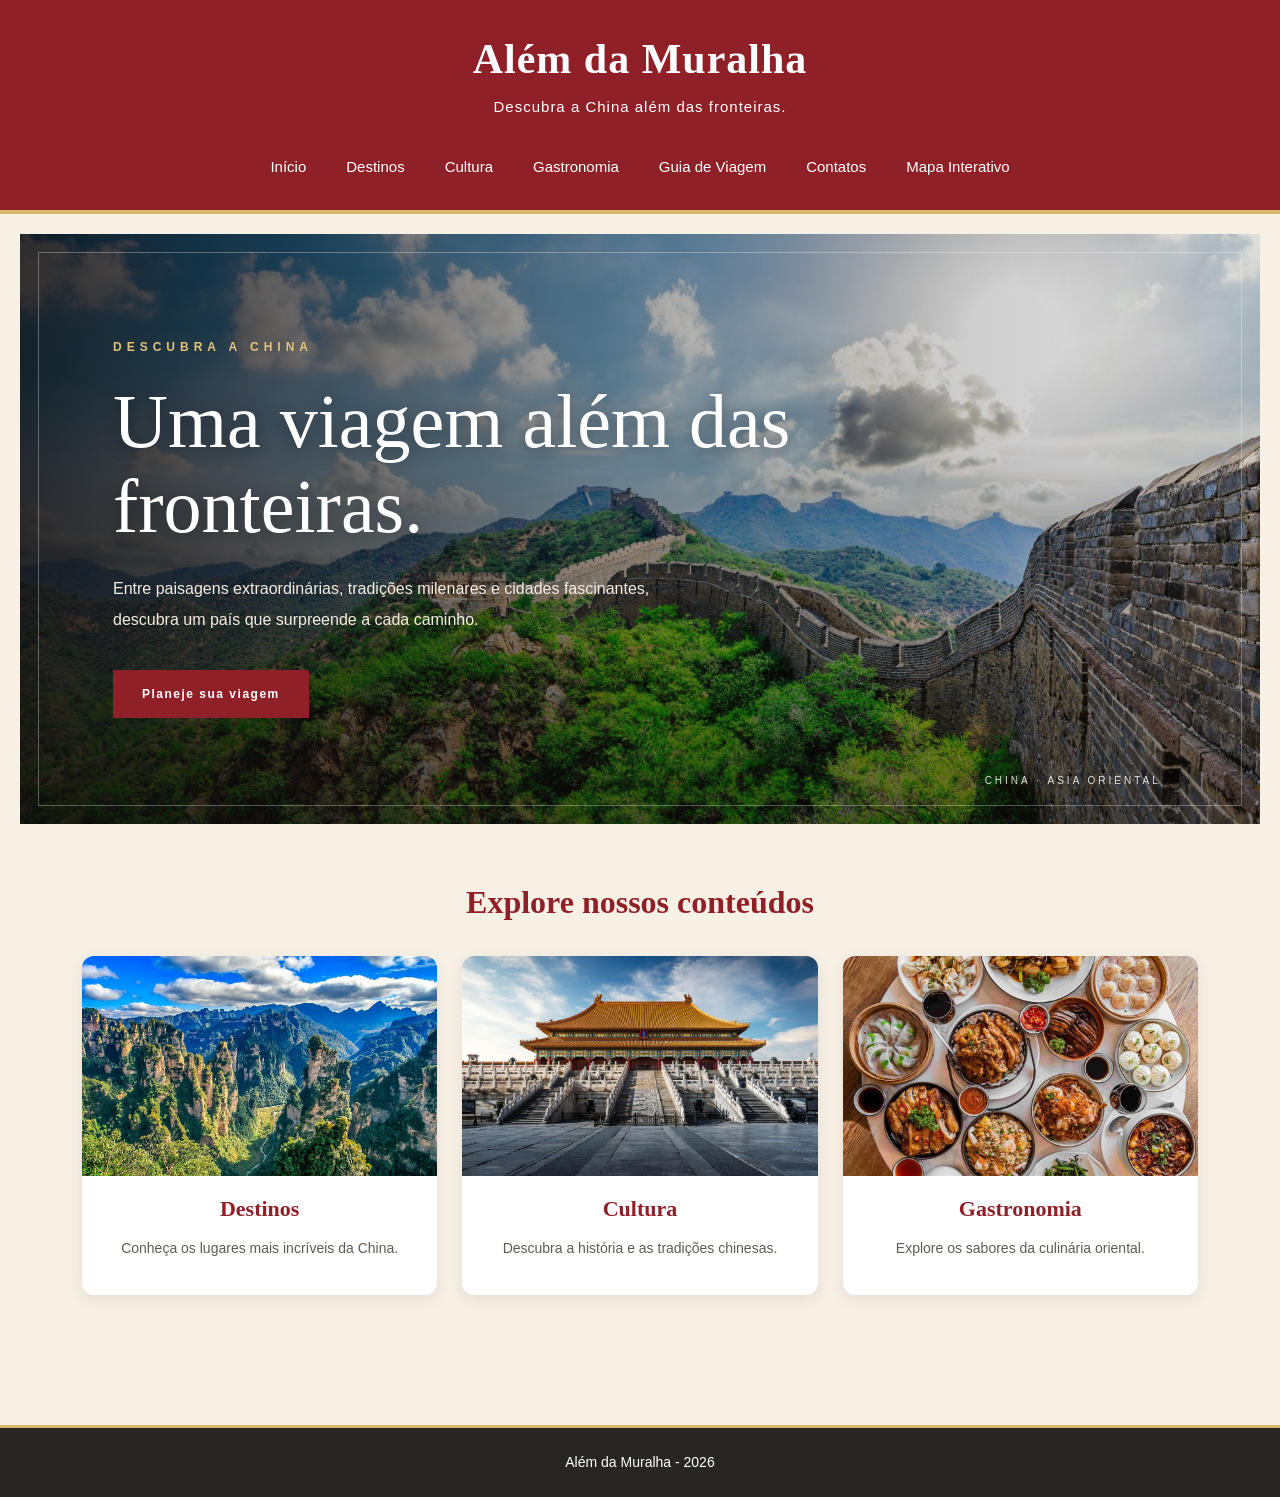
<file: index.html>
<!DOCTYPE html>
<html lang="pt-br">

<head>
    <meta charset="UTF-8">
    <meta name="viewport" content="width=device-width, initial-scale=1.0">
    <title>Além da Muralha</title>
    <link rel="stylesheet" href="css/style.css">
</head>

<body>

    <header>
        <h1>Além da Muralha</h1>
        <p>Descubra a China além das fronteiras.</p>

        <nav>
            <a href="index.html">Início</a>
            <a href="destinos.html">Destinos</a>
            <a href="cultura.html">Cultura</a>
            <a href="gastronomia.html">Gastronomia</a>
            <a href="guia.html">Guia de Viagem</a>
            <a href="contatos.html">Contatos</a>
            <a href="mapa.html">Mapa Interativo</a>

            
        </nav>
    </header>

    <main>

        <!-- BANNER CINEMATOGRÁFICO -->
        <section class="banner-guia">

            <div class="conteudo-banner-guia">

                <span>DESCUBRA A CHINA</span>

                <h2>Uma viagem além das fronteiras.</h2>

                <p>
                    Entre paisagens extraordinárias, tradições milenares
                    e cidades fascinantes, descubra um país que surpreende
                    a cada caminho.
                </p>

                <a href="guia.html#calculadora" class="botao-banner-guia">
                    Planeje sua viagem
                </a>

            </div>

            <div class="indicador-banner">
                CHINA · ÁSIA ORIENTAL
            </div>

        </section>

        <!-- CONTEÚDOS EM DESTAQUE -->
        <section class="destaques">

            <h2>Explore nossos conteúdos</h2>

            <div class="container-cards">

                <a href="destinos.html" class="card">

                    <img src="imagens/destinos.jpg" alt="Paisagem chinesa">

                    <h3>Destinos</h3>

                    <p>
                        Conheça os lugares mais incríveis da China.
                    </p>

                </a>

                <a href="cultura.html" class="card">

                    <img src="imagens/cultura.jpg" alt="Arquitetura tradicional chinesa">

                    <h3>Cultura</h3>

                    <p>
                        Descubra a história e as tradições chinesas.
                    </p>

                </a>

                <a href="gastronomia.html" class="card">

                    <img src="imagens/gastronomia.jpg" alt="Gastronomia chinesa">

                    <h3>Gastronomia</h3>

                    <p>
                        Explore os sabores da culinária oriental.
                    </p>

                </a>

            </div>

        </section>

    </main>

    <footer>
        <p>Além da Muralha - 2026</p>
    </footer>

</body>
</html>
</file>
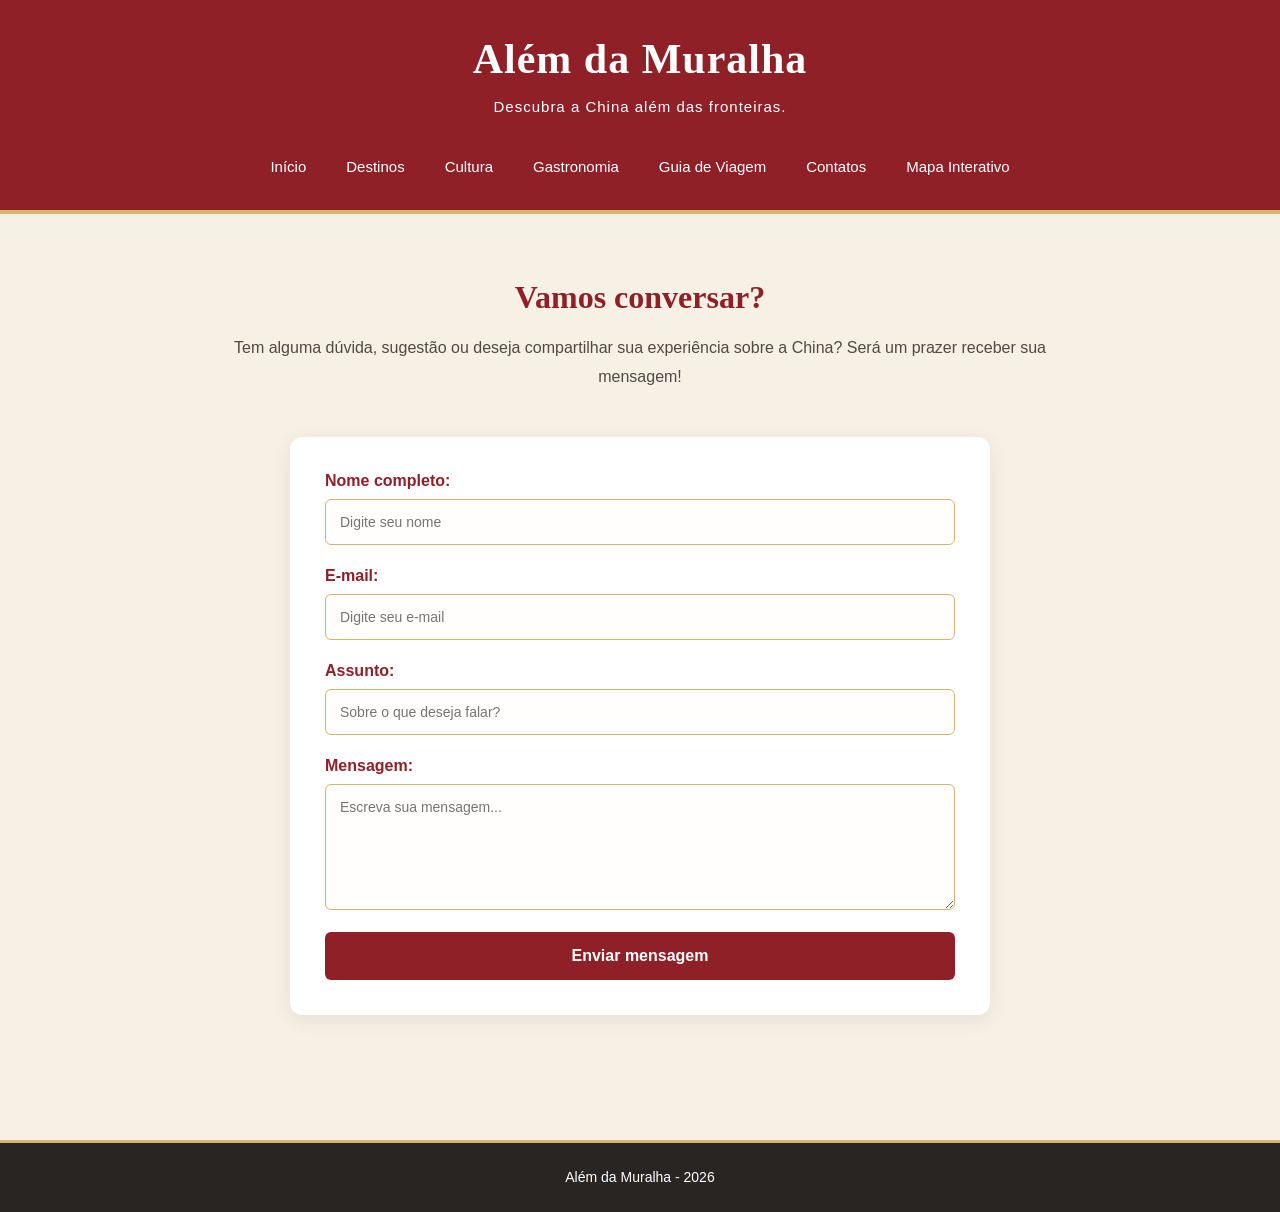
<file: contatos.html>
<!DOCTYPE html>
<html lang="pt-BR">

<head>
    <meta charset="UTF-8">
    <meta name="viewport" content="width=device-width, initial-scale=1.0">
    <title>Contatos | Além da Muralha</title>
    <link rel="stylesheet" href="css/style.css">
</head>

<body>

    <header>
        <h1>Além da Muralha</h1>
        <p>Descubra a China além das fronteiras.</p>
<nav>
    <a href="index.html">Início</a>
    <a href="destinos.html">Destinos</a>
    <a href="cultura.html">Cultura</a>
    <a href="gastronomia.html">Gastronomia</a>
    <a href="guia.html">Guia de Viagem</a>
    <a href="contatos.html">Contatos</a>
    <a href="mapa.html">Mapa Interativo</a>

</nav>

        </nav>
    </header>

    <main>

        <section class="introducao-contatos">
            <h2>Vamos conversar?</h2>

            <p>
                Tem alguma dúvida, sugestão ou deseja compartilhar
                sua experiência sobre a China? Será um prazer receber
                sua mensagem!
            </p>
        </section>

        <section class="formulario-contato">

            <form>

                <label for="nome">Nome completo:</label>
                <input type="text" id="nome" name="nome"
                    placeholder="Digite seu nome">

                <label for="email">E-mail:</label>
                <input type="email" id="email" name="email"
                    placeholder="Digite seu e-mail">

                <label for="assunto">Assunto:</label>
                <input type="text" id="assunto" name="assunto"
                    placeholder="Sobre o que deseja falar?">

                <label for="mensagem">Mensagem:</label>
                <textarea id="mensagem" name="mensagem"
                    rows="6" placeholder="Escreva sua mensagem..."></textarea>

                <button type="submit">Enviar mensagem</button>

            </form>

        </section>

    </main>

    <footer>
        <p>Além da Muralha - 2026</p>
    </footer>

</body>
</html>
</file>
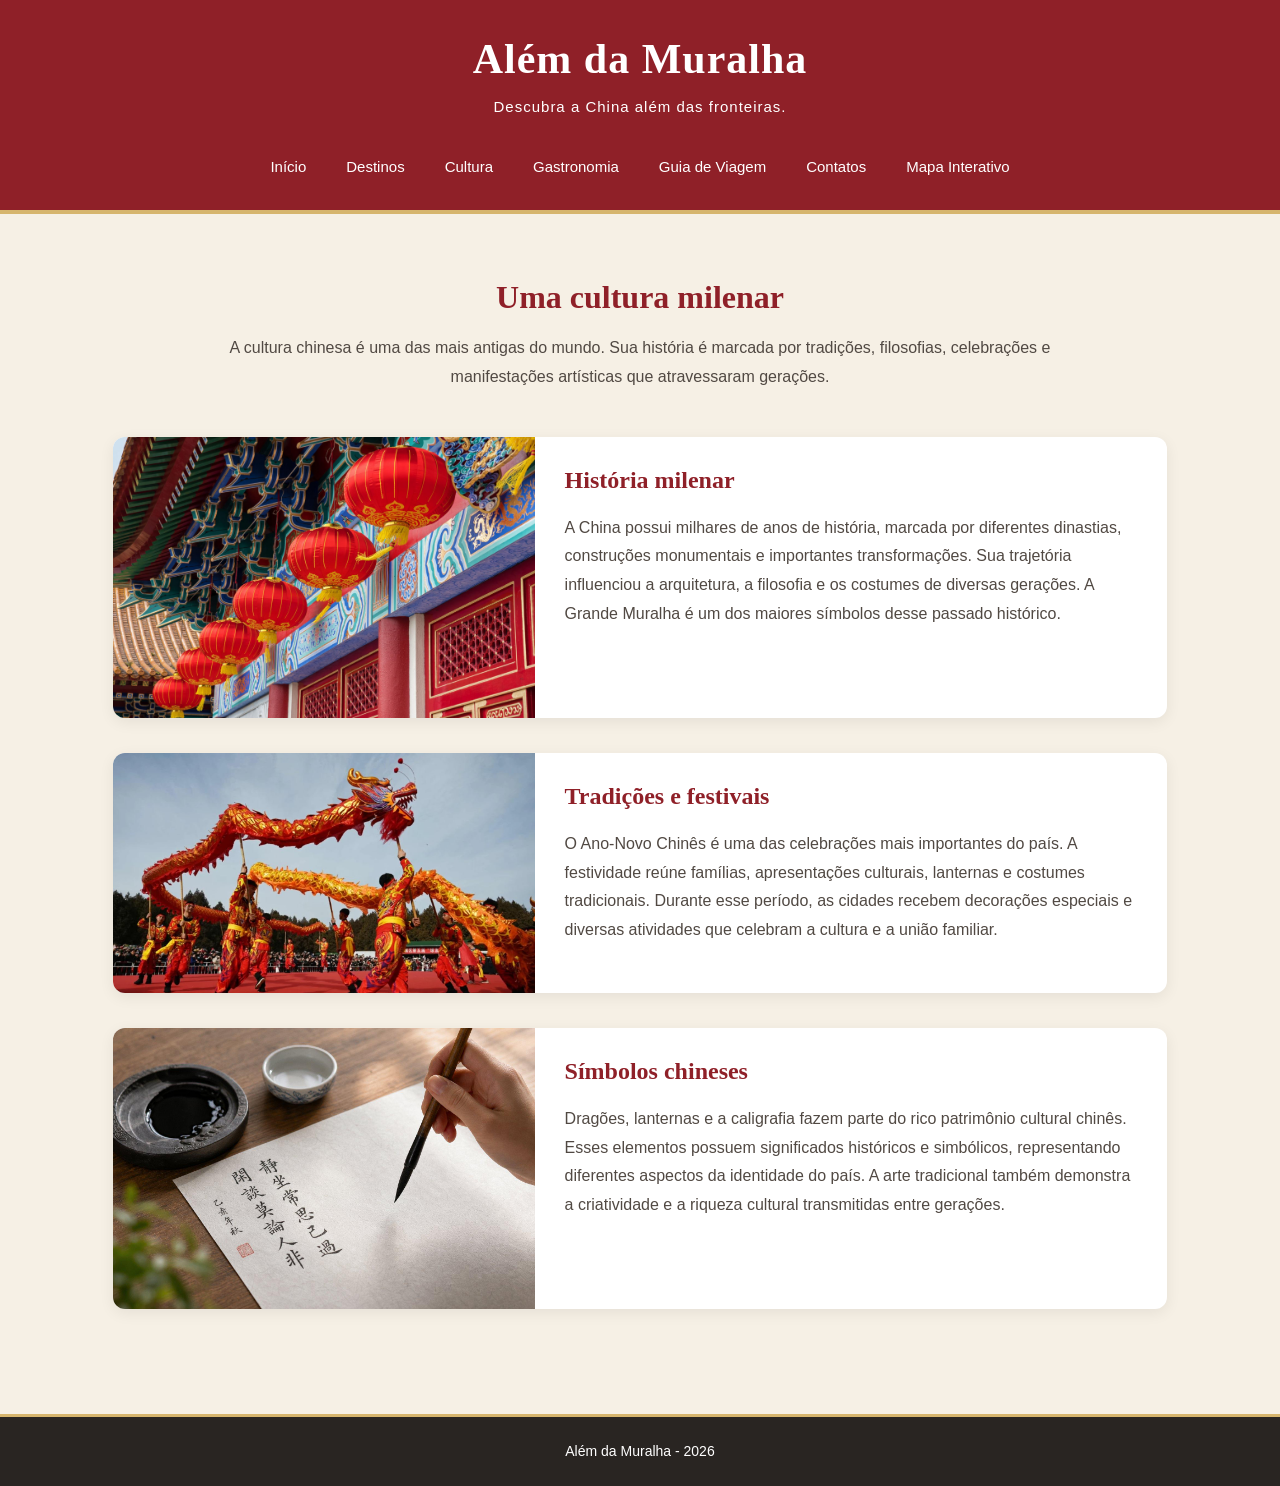
<file: cultura.html>
<!DOCTYPE html>
<html lang="pt-br">

<head>
    <meta charset="UTF-8">
    <meta name="viewport" content="width=device-width, initial-scale=1.0">
    <title>Cultura | Além da Muralha</title>
    <link rel="stylesheet" href="css/style.css">
</head>

<body>

    <header>
        <h1>Além da Muralha</h1>
        <p>Descubra a China além das fronteiras.</p>
 <nav>
    <a href="index.html">Início</a>
    <a href="destinos.html">Destinos</a>
    <a href="cultura.html">Cultura</a>
    <a href="gastronomia.html">Gastronomia</a>
    <a href="guia.html">Guia de Viagem</a>
    <a href="contatos.html">Contatos</a>
    <a href="mapa.html">Mapa Interativo</a>
 </nav>

    </header>

    <main>

        <section class="introducao-cultura">

            <h2>Uma cultura milenar</h2>

            <p>
                A cultura chinesa é uma das mais antigas do mundo.
                Sua história é marcada por tradições, filosofias,
                celebrações e manifestações artísticas que
                atravessaram gerações.
            </p>

        </section>

        <section class="conteudos-culturais">

            <!-- História milenar -->
            <article class="cultura-card">

                <img src="imagens/historia.jpg"
                alt="Arquitetura histórica chinesa">

                <div>
                    <h2>História milenar</h2>

                    <p>
                        A China possui milhares de anos de história,
                        marcada por diferentes dinastias, construções
                        monumentais e importantes transformações.
                        Sua trajetória influenciou a arquitetura,
                        a filosofia e os costumes de diversas
                        gerações. A Grande Muralha é um dos maiores
                        símbolos desse passado histórico.
                    </p>
                </div>

            </article>

            <!-- Tradições e festivais -->
            <article class="cultura-card">

                <img src="imagens/tradicoes.jpg"
                alt="Festival tradicional chinês">

                <div>
                    <h2>Tradições e festivais</h2>

                    <p>
                        O Ano-Novo Chinês é uma das celebrações
                        mais importantes do país. A festividade
                        reúne famílias, apresentações culturais,
                        lanternas e costumes tradicionais.
                        Durante esse período, as cidades recebem
                        decorações especiais e diversas atividades
                        que celebram a cultura e a união familiar.
                    </p>
                </div>

            </article>

            <!-- Símbolos chineses -->
            <article class="cultura-card">

                <img src="imagens/simbolos.jpg"
                alt="Arte e símbolos tradicionais chineses">

                <div>
                    <h2>Símbolos chineses</h2>

                    <p>
                        Dragões, lanternas e a caligrafia fazem
                        parte do rico patrimônio cultural chinês.
                        Esses elementos possuem significados
                        históricos e simbólicos, representando
                        diferentes aspectos da identidade do país.
                        A arte tradicional também demonstra a
                        criatividade e a riqueza cultural
                        transmitidas entre gerações.
                    </p>
                </div>

            </article>

        </section>

    </main>

    <footer>
        <p>Além da Muralha - 2026</p>
    </footer>

</body>
</html>
</file>
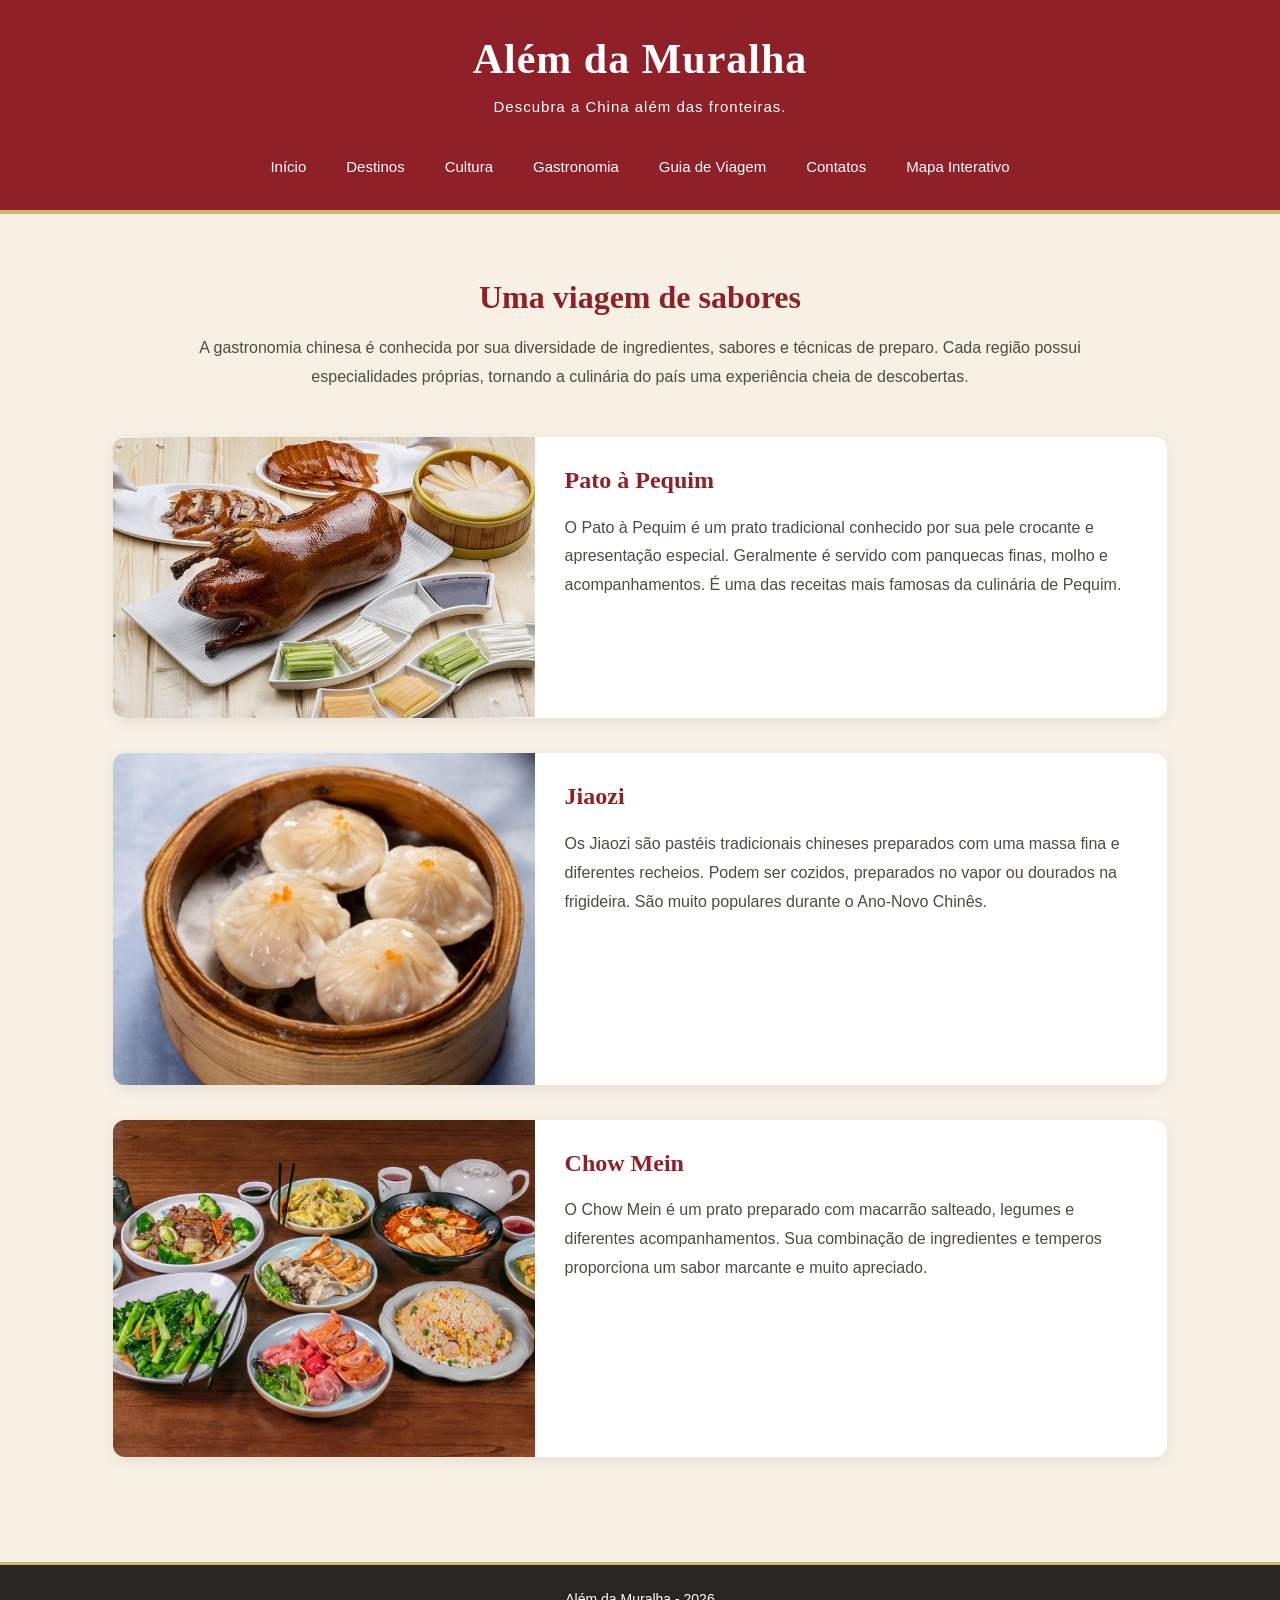
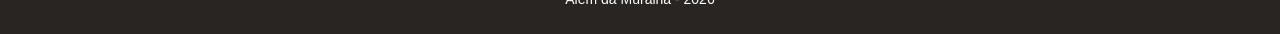
<file: gastronomia.html>
<!DOCTYPE html>
<html lang="pt-br">

<head>
    <meta charset="UTF-8">
    <meta name="viewport" content="width=device-width, initial-scale=1.0">
    <title>Gastronomia | Além da Muralha</title>
    <link rel="stylesheet" href="css/style.css">
</head>

<body>

    <header>
        <h1>Além da Muralha</h1>
        <p>Descubra a China além das fronteiras.</p>

<nav>
    <a href="index.html">Início</a>
    <a href="destinos.html">Destinos</a>
    <a href="cultura.html">Cultura</a>
    <a href="gastronomia.html">Gastronomia</a>
    <a href="guia.html">Guia de Viagem</a>
    <a href="contatos.html">Contatos</a>
    <a href="mapa.html">Mapa Interativo</a>

</nav>

    </header>

    <main>

        <section class="introducao-gastronomia">

            <h2>Uma viagem de sabores</h2>

            <p>
                A gastronomia chinesa é conhecida por sua
                diversidade de ingredientes, sabores e técnicas
                de preparo. Cada região possui especialidades
                próprias, tornando a culinária do país uma
                experiência cheia de descobertas.
            </p>

        </section>

        <section class="conteudos-gastronomia">

            <!-- Pato à Pequim -->
            <article class="gastronomia-card">

                <img src="imagens/pato.jpg"
                alt="Prato tradicional de Pato à Pequim">

                <div>
                    <h2>Pato à Pequim</h2>

                    <p>
                        O Pato à Pequim é um prato tradicional
                        conhecido por sua pele crocante e
                        apresentação especial. Geralmente é
                        servido com panquecas finas, molho
                        e acompanhamentos. É uma das receitas
                        mais famosas da culinária de Pequim.
                    </p>
                </div>

            </article>

            <!-- Jiaozi -->
            <article class="gastronomia-card">

                <img src="imagens/jiaozi.jpg"
                alt="Jiaozi, pastéis chineses recheados">

                <div>
                    <h2>Jiaozi</h2>

                    <p>
                        Os Jiaozi são pastéis tradicionais
                        chineses preparados com uma massa
                        fina e diferentes recheios. Podem
                        ser cozidos, preparados no vapor
                        ou dourados na frigideira. São muito
                        populares durante o Ano-Novo Chinês.
                    </p>
                </div>

            </article>

            <!-- Chow Mein -->
            <article class="gastronomia-card">

                <img src="imagens/chowmein.jpg"
                alt="Chow Mein, macarrão chinês">

                <div>
                    <h2>Chow Mein</h2>

                    <p>
                        O Chow Mein é um prato preparado
                        com macarrão salteado, legumes
                        e diferentes acompanhamentos.
                        Sua combinação de ingredientes
                        e temperos proporciona um sabor
                        marcante e muito apreciado.
                    </p>
                </div>

            </article>

        </section>

    </main>

    <footer>
        <p>Além da Muralha - 2026</p>
    </footer>

</body>
</html>
</file>
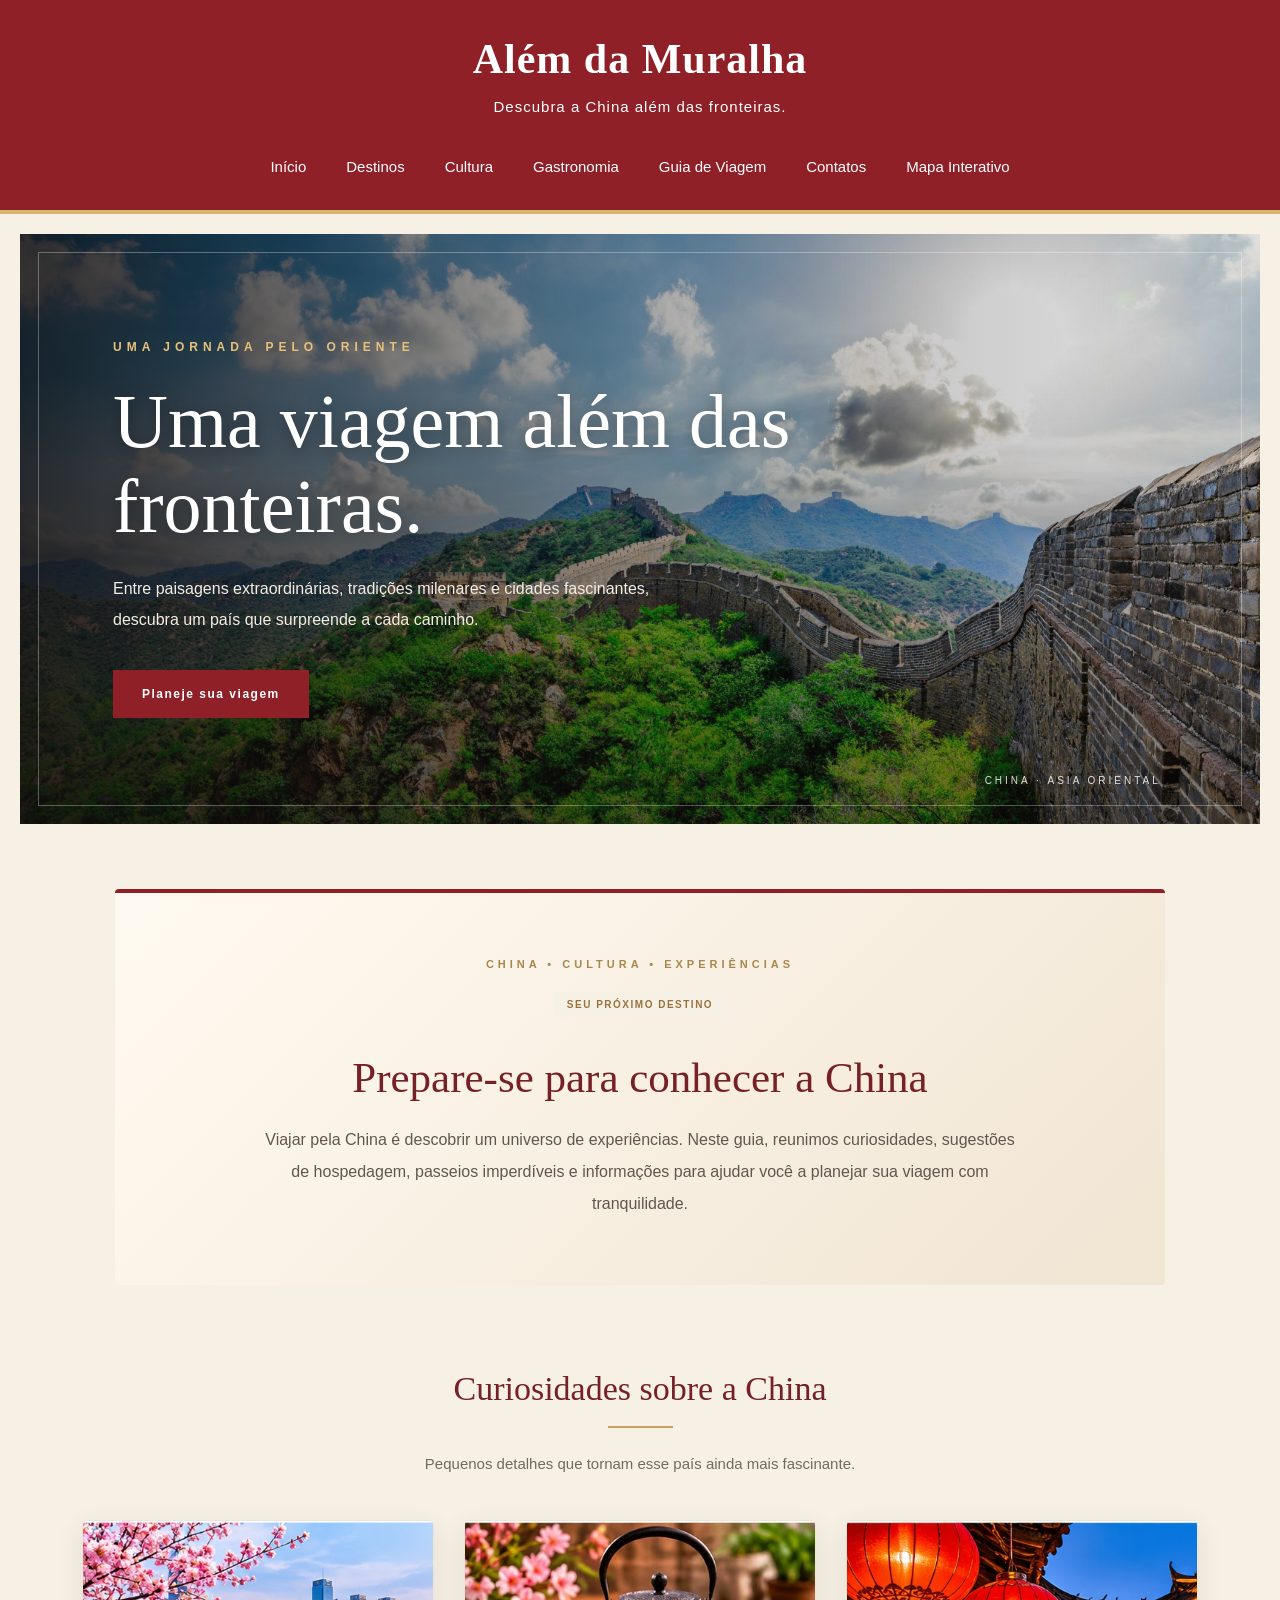
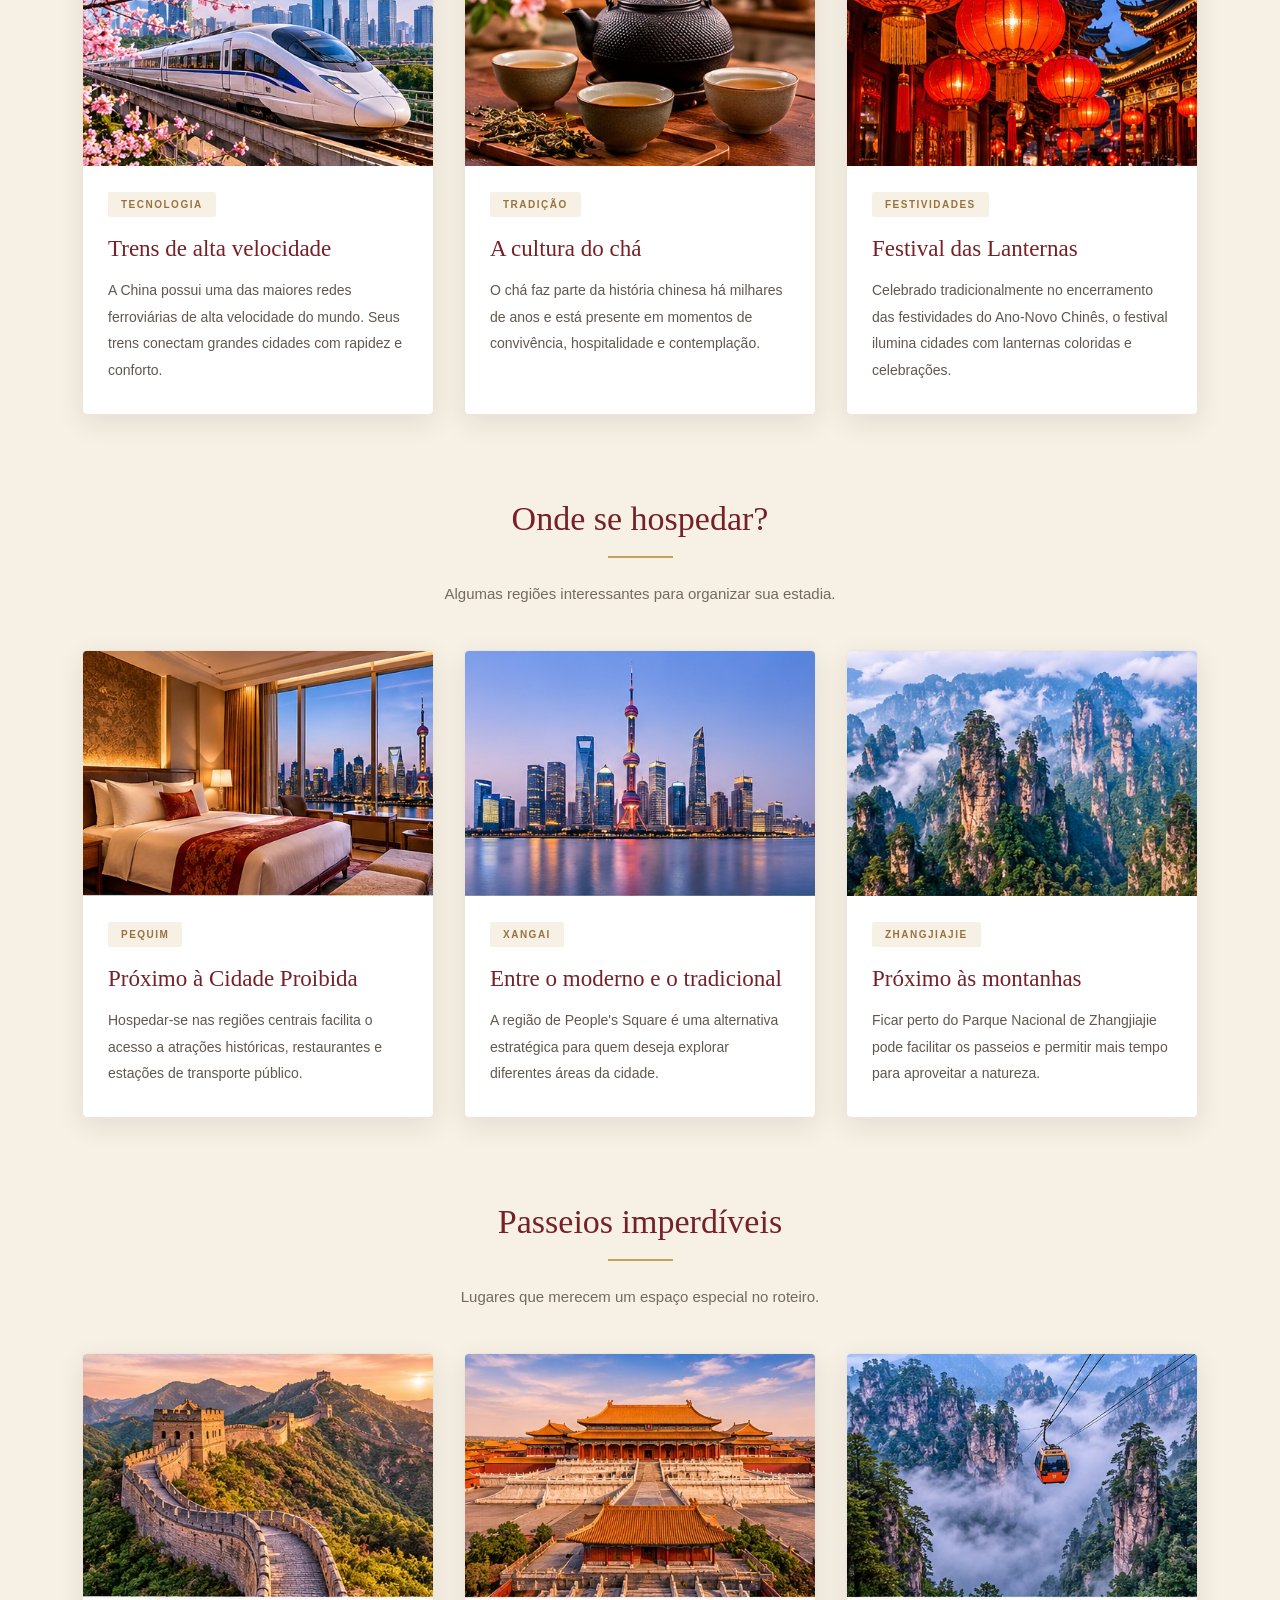
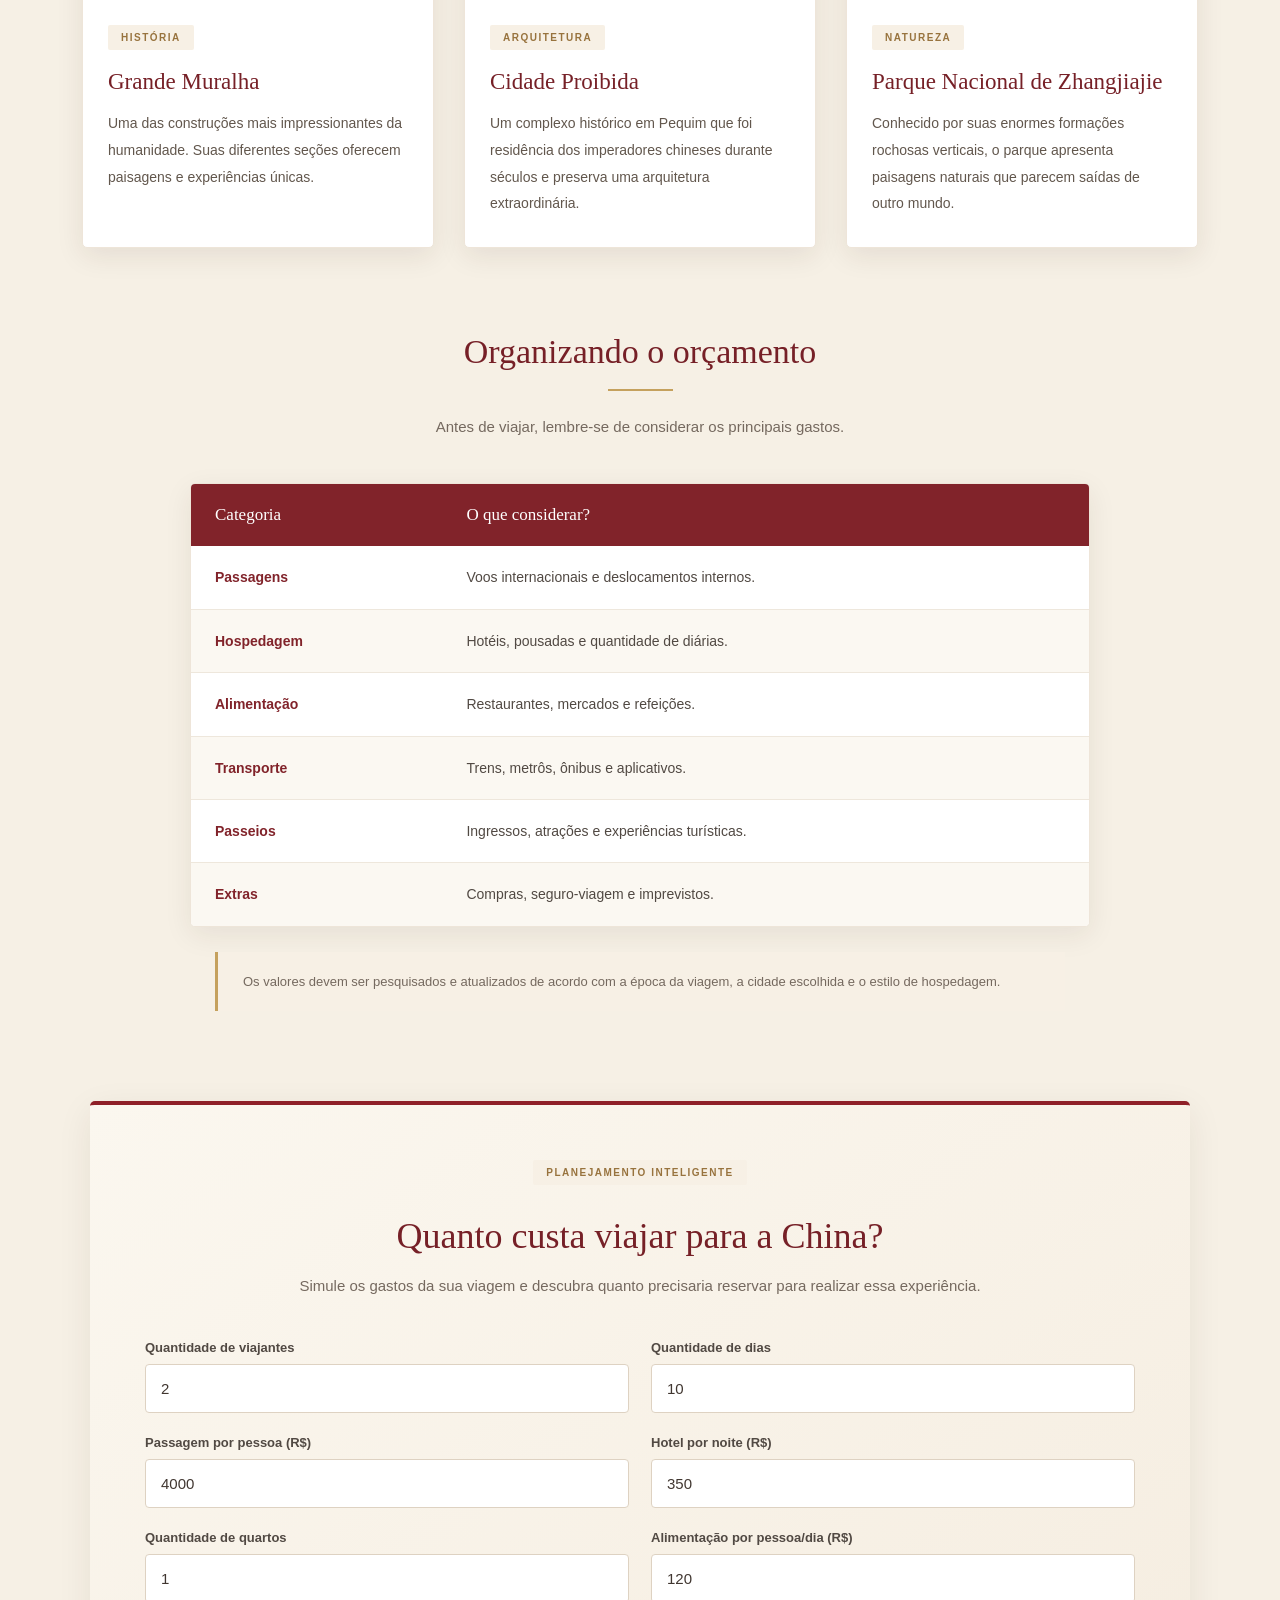
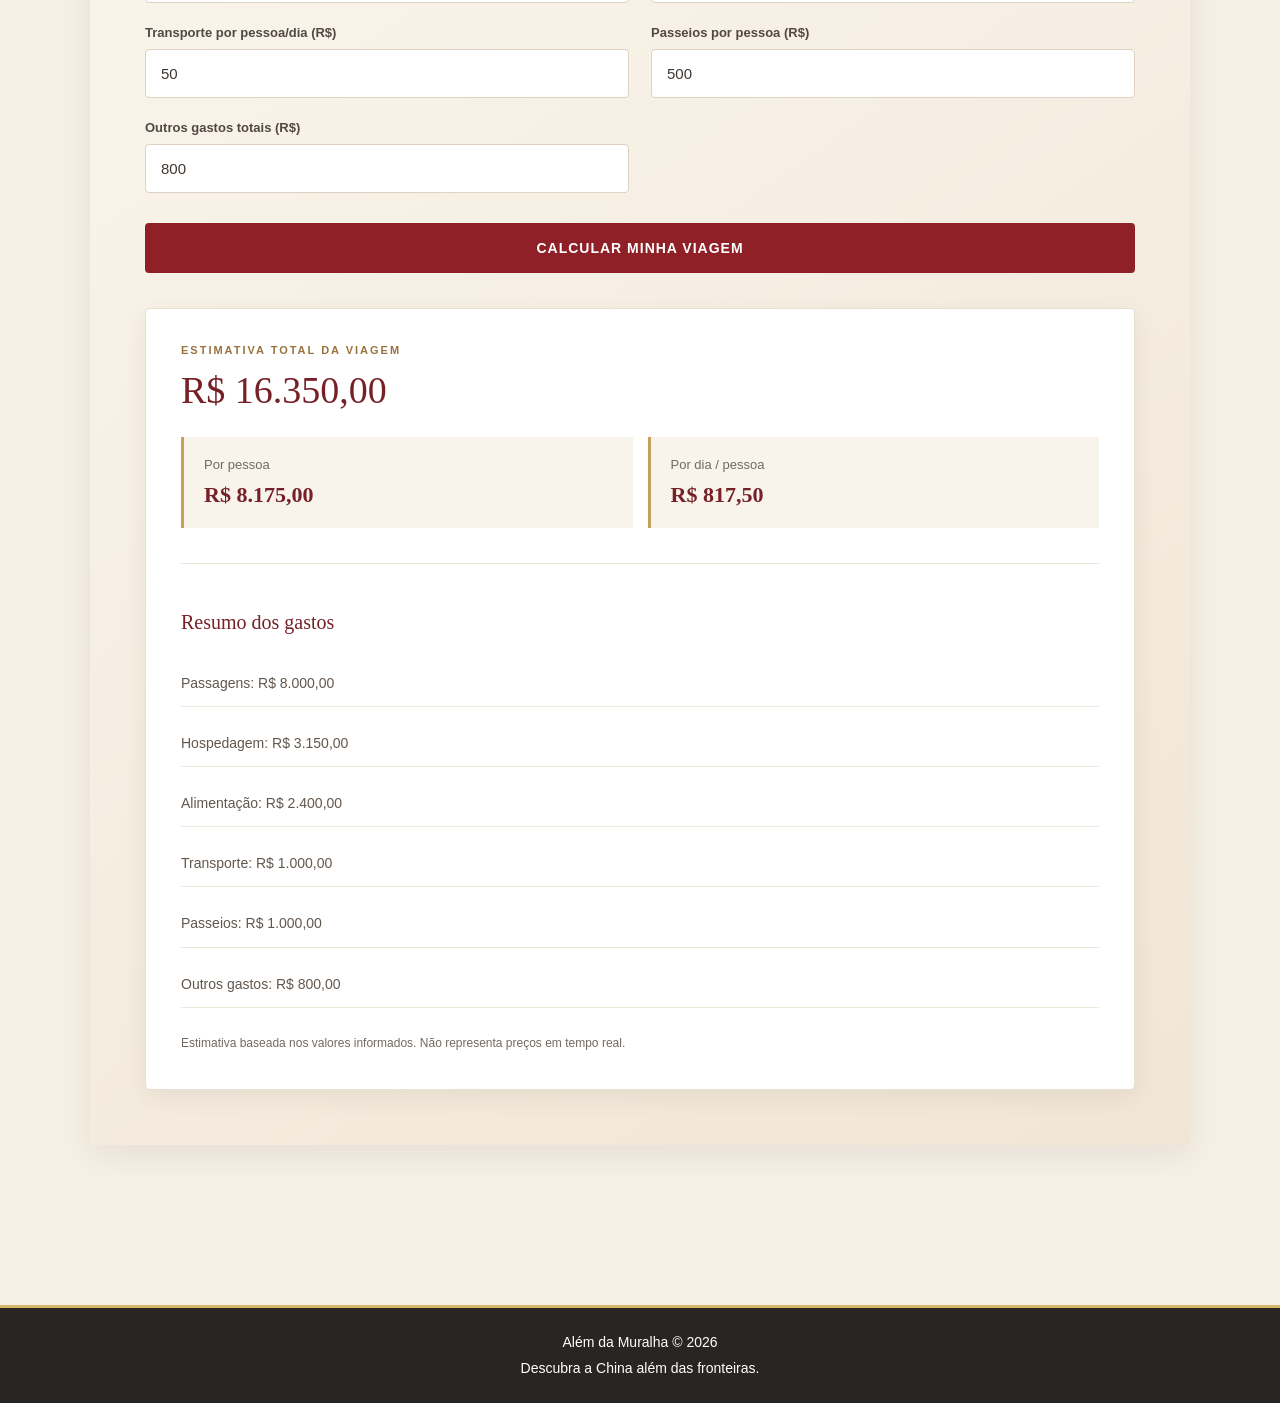
<file: guia.html>
<!DOCTYPE html>
<html lang="pt-BR">

<head>
    <meta charset="UTF-8">
    <meta name="viewport" content="width=device-width, initial-scale=1.0">
    <title>Guia de Viagem | Além da Muralha</title>
    <link rel="stylesheet" href="css/style.css">
</head>

<body>

    <header>
        <h1>Além da Muralha</h1>
        <p>Descubra a China além das fronteiras.</p>

        <nav>
            <a href="index.html">Início</a>
            <a href="destinos.html">Destinos</a>
            <a href="cultura.html">Cultura</a>
            <a href="gastronomia.html">Gastronomia</a>
            <a href="guia.html">Guia de Viagem</a>
            <a href="contatos.html">Contatos</a>
            <a href="mapa.html">Mapa Interativo</a>
        </nav>
    </header>

    <main>

        <!-- BANNER CINEMATOGRÁFICO -->

        <section class="banner-guia">

            <div class="conteudo-banner-guia">

                <span>UMA JORNADA PELO ORIENTE</span>

                <h2>Uma viagem além das fronteiras.</h2>

                <p>
                    Entre paisagens extraordinárias, tradições milenares
                    e cidades fascinantes, descubra um país que surpreende
                    a cada caminho.
                </p>

                <a href="#calculadora" class="botao-banner-guia">
                    Planeje sua viagem
                </a>

            </div>

            <div class="indicador-banner">
                CHINA · ÁSIA ORIENTAL
            </div>

        </section>


        <!-- APRESENTAÇÃO -->

        <section class="introducao-guia">

            <span class="categoria-guia">SEU PRÓXIMO DESTINO</span>

            <h2>Prepare-se para conhecer a China</h2>

            <p>
                Viajar pela China é descobrir um universo de experiências.
                Neste guia, reunimos curiosidades, sugestões de hospedagem,
                passeios imperdíveis e informações para ajudar você a
                planejar sua viagem com tranquilidade.
            </p>

        </section>


        <!-- CURIOSIDADES -->

        <section class="secao-guia">

            <h2>Curiosidades sobre a China</h2>

            <p class="descricao-secao">
                Pequenos detalhes que tornam esse país ainda mais fascinante.
            </p>

            <div class="grade-guia">

                <article class="guia-card">

                    <img src="imagens/trem.jpg" alt="Trem de alta velocidade na China">

                    <div class="conteudo-card-guia">

                        <span class="categoria-guia">TECNOLOGIA</span>

                        <h3>Trens de alta velocidade</h3>

                        <p>
                            A China possui uma das maiores redes ferroviárias
                            de alta velocidade do mundo. Seus trens conectam
                            grandes cidades com rapidez e conforto.
                        </p>

                    </div>

                </article>


                <article class="guia-card">

                    <img src="imagens/cha.jpg" alt="Cerimônia tradicional de chá">

                    <div class="conteudo-card-guia">

                        <span class="categoria-guia">TRADIÇÃO</span>

                        <h3>A cultura do chá</h3>

                        <p>
                            O chá faz parte da história chinesa há milhares
                            de anos e está presente em momentos de convivência,
                            hospitalidade e contemplação.
                        </p>

                    </div>

                </article>


                <article class="guia-card">

                    <img src="imagens/lanternas.jpg" alt="Lanternas chinesas">

                    <div class="conteudo-card-guia">

                        <span class="categoria-guia">FESTIVIDADES</span>

                        <h3>Festival das Lanternas</h3>

                        <p>
                            Celebrado tradicionalmente no encerramento das
                            festividades do Ano-Novo Chinês, o festival ilumina
                            cidades com lanternas coloridas e celebrações.
                        </p>

                    </div>

                </article>

            </div>

        </section>


        <!-- HOSPEDAGEM -->

        <section class="secao-guia">

            <h2>Onde se hospedar?</h2>

            <p class="descricao-secao">
                Algumas regiões interessantes para organizar sua estadia.
            </p>

            <div class="grade-guia">

                <article class="guia-card">

                    <img src="imagens/hotel-pequim.jpg" alt="Hospedagem em Pequim">

                    <div class="conteudo-card-guia">

                        <span class="categoria-guia">PEQUIM</span>

                        <h3>Próximo à Cidade Proibida</h3>

                        <p>
                            Hospedar-se nas regiões centrais facilita o acesso
                            a atrações históricas, restaurantes e estações
                            de transporte público.
                        </p>

                    </div>

                </article>


                <article class="guia-card">

                    <img src="imagens/hotel-xangai.jpg" alt="Hospedagem em Xangai">

                    <div class="conteudo-card-guia">

                        <span class="categoria-guia">XANGAI</span>

                        <h3>Entre o moderno e o tradicional</h3>

                        <p>
                            A região de People's Square é uma alternativa
                            estratégica para quem deseja explorar diferentes
                            áreas da cidade.
                        </p>

                    </div>

                </article>


                <article class="guia-card">

                    <img src="imagens/hotel-zhangjiajie.jpg" alt="Hospedagem em Zhangjiajie">

                    <div class="conteudo-card-guia">

                        <span class="categoria-guia">ZHANGJIAJIE</span>

                        <h3>Próximo às montanhas</h3>

                        <p>
                            Ficar perto do Parque Nacional de Zhangjiajie
                            pode facilitar os passeios e permitir mais tempo
                            para aproveitar a natureza.
                        </p>

                    </div>

                </article>

            </div>

        </section>


        <!-- PASSEIOS -->

        <section class="secao-guia">

            <h2>Passeios imperdíveis</h2>

            <p class="descricao-secao">
                Lugares que merecem um espaço especial no roteiro.
            </p>

            <div class="grade-guia">

                <article class="guia-card">

                    <img src="imagens/passeio-muralha.jpg" alt="Grande Muralha da China">

                    <div class="conteudo-card-guia">

                        <span class="categoria-guia">HISTÓRIA</span>

                        <h3>Grande Muralha</h3>

                        <p>
                            Uma das construções mais impressionantes da
                            humanidade. Suas diferentes seções oferecem
                            paisagens e experiências únicas.
                        </p>

                    </div>

                </article>


                <article class="guia-card">

                    <img src="imagens/passeio-proibida.jpg" alt="Cidade Proibida em Pequim">

                    <div class="conteudo-card-guia">

                        <span class="categoria-guia">ARQUITETURA</span>

                        <h3>Cidade Proibida</h3>

                        <p>
                            Um complexo histórico em Pequim que foi residência
                            dos imperadores chineses durante séculos e preserva
                            uma arquitetura extraordinária.
                        </p>

                    </div>

                </article>


                <article class="guia-card">

                    <img src="imagens/passeio-zhangjiajie.jpg" alt="Montanhas de Zhangjiajie">

                    <div class="conteudo-card-guia">

                        <span class="categoria-guia">NATUREZA</span>

                        <h3>Parque Nacional de Zhangjiajie</h3>

                        <p>
                            Conhecido por suas enormes formações rochosas
                            verticais, o parque apresenta paisagens naturais
                            que parecem saídas de outro mundo.
                        </p>

                    </div>

                </article>

            </div>

        </section>


        <!-- PLANEJAMENTO FINANCEIRO -->

        <section class="secao-guia">

            <h2>Organizando o orçamento</h2>

            <p class="descricao-secao">
                Antes de viajar, lembre-se de considerar os principais gastos.
            </p>

            <div class="tabela-custos">

                <table>

                    <thead>
                        <tr>
                            <th>Categoria</th>
                            <th>O que considerar?</th>
                        </tr>
                    </thead>

                    <tbody>

                        <tr>
                            <td>Passagens</td>
                            <td>Voos internacionais e deslocamentos internos.</td>
                        </tr>

                        <tr>
                            <td>Hospedagem</td>
                            <td>Hotéis, pousadas e quantidade de diárias.</td>
                        </tr>

                        <tr>
                            <td>Alimentação</td>
                            <td>Restaurantes, mercados e refeições.</td>
                        </tr>

                        <tr>
                            <td>Transporte</td>
                            <td>Trens, metrôs, ônibus e aplicativos.</td>
                        </tr>

                        <tr>
                            <td>Passeios</td>
                            <td>Ingressos, atrações e experiências turísticas.</td>
                        </tr>

                        <tr>
                            <td>Extras</td>
                            <td>Compras, seguro-viagem e imprevistos.</td>
                        </tr>

                    </tbody>

                </table>

            </div>

            <p class="aviso-precos">
                Os valores devem ser pesquisados e atualizados de acordo
                com a época da viagem, a cidade escolhida e o estilo
                de hospedagem.
            </p>

        </section>


        <!-- CALCULADORA DE VIAGEM -->

        <section class="calculadora-viagem" id="calculadora">

            <div class="cabecalho-calculadora">

                <span class="categoria-guia">PLANEJAMENTO INTELIGENTE</span>

                <h2>Quanto custa viajar para a China?</h2>

                <p>
                    Simule os gastos da sua viagem e descubra quanto
                    precisaria reservar para realizar essa experiência.
                </p>

            </div>


            <div class="campos-calculadora">

                <div class="campo-calculadora">
                    <label for="viajantes">Quantidade de viajantes</label>
                    <input type="number" id="viajantes" min="1" step="1" value="2">
                </div>

                <div class="campo-calculadora">
                    <label for="dias">Quantidade de dias</label>
                    <input type="number" id="dias" min="1" step="1" value="10">
                </div>

                <div class="campo-calculadora">
                    <label for="passagem">Passagem por pessoa (R$)</label>
                    <input type="number" id="passagem" min="0" step="0.01" value="4000">
                </div>

                <div class="campo-calculadora">
                    <label for="hotel">Hotel por noite (R$)</label>
                    <input type="number" id="hotel" min="0" step="0.01" value="350">
                </div>

                <div class="campo-calculadora">
                    <label for="quartos">Quantidade de quartos</label>
                    <input type="number" id="quartos" min="1" step="1" value="1">
                </div>

                <div class="campo-calculadora">
                    <label for="alimentacao">Alimentação por pessoa/dia (R$)</label>
                    <input type="number" id="alimentacao" min="0" step="0.01" value="120">
                </div>

                <div class="campo-calculadora">
                    <label for="transporte">Transporte por pessoa/dia (R$)</label>
                    <input type="number" id="transporte" min="0" step="0.01" value="50">
                </div>

                <div class="campo-calculadora">
                    <label for="passeios">Passeios por pessoa (R$)</label>
                    <input type="number" id="passeios" min="0" step="0.01" value="500">
                </div>

                <div class="campo-calculadora">
                    <label for="extras">Outros gastos totais (R$)</label>
                    <input type="number" id="extras" min="0" step="0.01" value="800">
                </div>

            </div>


            <button type="button" class="botao-calcular" onclick="calcularViagem()">
                CALCULAR MINHA VIAGEM
            </button>


            <div class="resultado-calculadora" aria-live="polite">

                <span>ESTIMATIVA TOTAL DA VIAGEM</span>

                <h3 id="resultado-total">R$ 12.000,00</h3>

                <div class="detalhes-resultado">

                    <div>
                        <span>Por pessoa</span>
                        <strong id="resultado-pessoa">R$ 6.000,00</strong>
                    </div>

                    <div>
                        <span>Por dia / pessoa</span>
                        <strong id="resultado-diaria">R$ 600,00</strong>
                    </div>

                </div>


                <div class="resumo-gastos">

                    <h4>Resumo dos gastos</h4>

                    <p id="resumo-passagens">Passagens: R$ 8.000,00</p>
                    <p id="resumo-hotel">Hospedagem: R$ 3.150,00</p>
                    <p id="resumo-alimentacao">Alimentação: R$ 2.400,00</p>
                    <p id="resumo-transporte">Transporte: R$ 1.000,00</p>
                    <p id="resumo-passeios">Passeios: R$ 1.000,00</p>
                    <p id="resumo-extras">Outros gastos: R$ 800,00</p>

                </div>

                <small>
                    Estimativa baseada nos valores informados. Não representa
                    preços em tempo real.
                </small>

            </div>

        </section>

    </main>


    <!-- RODAPÉ -->

    <footer>

        <p>Além da Muralha © 2026</p>
        <p>Descubra a China além das fronteiras.</p>

    </footer>


    <!-- JAVASCRIPT DA CALCULADORA -->

    <script>

        function calcularViagem() {

            const ids = [
                "viajantes",
                "dias",
                "passagem",
                "hotel",
                "quartos",
                "alimentacao",
                "transporte",
                "passeios",
                "extras"
            ];

            const valores = {};

            for (const id of ids) {

                const campo = document.getElementById(id);
                const valor = Number(campo.value);

                if (
                    campo.value.trim() === "" ||
                    !Number.isFinite(valor) ||
                    valor < 0
                ) {

                    alert("Preencha todos os campos com valores iguais ou maiores que zero.");
                    campo.focus();
                    return;

                }

                valores[id] = valor;

            }


            if (
                !Number.isInteger(valores.viajantes) ||
                valores.viajantes < 1 ||
                !Number.isInteger(valores.dias) ||
                valores.dias < 1 ||
                !Number.isInteger(valores.quartos) ||
                valores.quartos < 1
            ) {

                alert("Viajantes, dias e quartos precisam ser números inteiros maiores que zero.");
                return;

            }


            const noites = Math.max(valores.dias - 1, 0);

            const passagens = valores.passagem * valores.viajantes;

            const hospedagem =
                valores.hotel * valores.quartos * noites;

            const alimentacao =
                valores.alimentacao * valores.viajantes * valores.dias;

            const transporte =
                valores.transporte * valores.viajantes * valores.dias;

            const passeios =
                valores.passeios * valores.viajantes;

            const extras = valores.extras;


            const total =
                passagens +
                hospedagem +
                alimentacao +
                transporte +
                passeios +
                extras;


            const porPessoa = total / valores.viajantes;

            const diaria = porPessoa / valores.dias;


            const moeda = new Intl.NumberFormat("pt-BR", {
                style: "currency",
                currency: "BRL"
            });


            document.getElementById("resultado-total").textContent =
                moeda.format(total);

            document.getElementById("resultado-pessoa").textContent =
                moeda.format(porPessoa);

            document.getElementById("resultado-diaria").textContent =
                moeda.format(diaria);


            document.getElementById("resumo-passagens").textContent =
                "Passagens: " + moeda.format(passagens);

            document.getElementById("resumo-hotel").textContent =
                "Hospedagem: " + moeda.format(hospedagem);

            document.getElementById("resumo-alimentacao").textContent =
                "Alimentação: " + moeda.format(alimentacao);

            document.getElementById("resumo-transporte").textContent =
                "Transporte: " + moeda.format(transporte);

            document.getElementById("resumo-passeios").textContent =
                "Passeios: " + moeda.format(passeios);

            document.getElementById("resumo-extras").textContent =
                "Outros gastos: " + moeda.format(extras);

        }

        calcularViagem();

    </script>

</body>

</html>
</file>
<file: css/style.css>
/* =========================================
   1. CONFIGURAÇÕES GERAIS
========================================= */

* {
    box-sizing: border-box;
}

html {
    scroll-behavior: smooth;
}

body {
    margin: 0;
    padding: 0;
    background-color: #F6F0E5;
    font-family: Arial, sans-serif;
    color: #292522;
}

main {
    max-width: 1500px;
    margin: 0 auto;
    padding: 20px;
}

h2, h3 {
    font-family: Georgia, serif;
}

p {
    line-height: 1.8;
}


/* =========================================
   2. CABEÇALHO E NAVEGAÇÃO
========================================= */

header {
    background-color: #8F2028;
    color: #FFFFFF;
    text-align: center;
    padding: 35px 20px 25px;
    border-bottom: 4px solid #D6B56D;
}

header h1 {
    font-family: Georgia, serif;
    font-size: 42px;
    letter-spacing: 1px;
    margin: 0 0 10px;
}

header p {
    font-size: 15px;
    letter-spacing: 1px;
    margin: 0 0 28px;
}

nav {
    display: flex;
    justify-content: center;
    align-items: center;
    flex-wrap: wrap;
    gap: 12px;
}

nav a {
    color: #FFFFFF;
    text-decoration: none;
    font-size: 15px;
    padding: 10px 14px;
    border-radius: 5px;
    transition: 0.3s;
}

nav a:hover {
    color: #D6B56D;
    background-color: rgba(255, 255, 255, 0.10);
}


/* =========================================
   3. APRESENTAÇÃO DA HOME
========================================= */

.apresentacao {
    max-width: 900px;
    margin: 45px auto;
    padding: 10px 20px;
    text-align: center;
}

.apresentacao h2 {
    color: #8F2028;
    font-family: Georgia, serif;
    font-size: 34px;
    margin-bottom: 20px;
}

.apresentacao p {
    font-size: 16px;
    line-height: 1.9;
    color: #514943;
}


/* =========================================
   4. BANNER PRINCIPAL DA HOME
========================================= */

.banner {
    position: relative;
    width: 90%;
    margin: 35px auto 55px;
    overflow: hidden;
    border-radius: 14px;
    box-shadow: 0 8px 25px rgba(0, 0, 0, 0.15);
}

.banner img {
    display: block;
    width: 100%;
    height: 450px;
    object-fit: cover;
}

.banner::after {
    content: "";
    position: absolute;
    inset: 0;
    background: linear-gradient(
        to top,
        rgba(0, 0, 0, 0.70),
        transparent 75%
    );
}

.texto-banner {
    position: absolute;
    z-index: 1;
    bottom: 35px;
    left: 40px;
    color: white;
    max-width: 550px;
    text-shadow: 2px 2px 5px black;
}

.texto-banner h2 {
    font-size: 42px;
    margin-bottom: 10px;
}

.texto-banner p {
    font-size: 18px;
    line-height: 1.6;
}


/* =========================================
   5. CONTEÚDOS EM DESTAQUE
========================================= */

.destaques {
    width: 90%;
    margin: 60px auto;
}

.destaques h2 {
    color: #8F2028;
    font-family: Georgia, serif;
    font-size: 32px;
    text-align: center;
    margin-bottom: 35px;
}

.container-cards {
    display: flex;
    gap: 25px;
}

.card {
    flex: 1;
    background-color: #FFFFFF;
    text-decoration: none;
    color: #292522;
    border-radius: 12px;
    overflow: hidden;
    text-align: center;
    padding-bottom: 20px;
    box-shadow: 0 4px 15px rgba(0, 0, 0, 0.08);
    transition: transform 0.3s, box-shadow 0.3s;
}

.card img {
    display: block;
    width: 100%;
    height: 220px;
    object-fit: cover;
    transition: transform 0.4s;
}

.card h3 {
    color: #8F2028;
    font-size: 22px;
    margin: 20px 10px 10px;
}

.card p {
    padding: 0 15px;
    font-size: 14px;
    color: #625A53;
}

.card:hover {
    transform: translateY(-7px);
    box-shadow: 0 10px 25px rgba(0, 0, 0, 0.15);
}

.card:hover img {
    transform: scale(1.04);
}


/* =========================================
   6. INTRODUÇÕES DAS PÁGINAS INTERNAS
========================================= */

.introducao-destinos,
.introducao-cultura,
.introducao-gastronomia,
.introducao-contatos {
    width: 80%;
    max-width: 900px;
    margin: 45px auto;
    text-align: center;
}

.introducao-destinos h2,
.introducao-cultura h2,
.introducao-gastronomia h2,
.introducao-contatos h2 {
    color: #8F2028;
    font-family: Georgia, serif;
    font-size: 32px;
    margin-bottom: 18px;
}

.introducao-destinos p,
.introducao-cultura p,
.introducao-gastronomia p,
.introducao-contatos p {
    line-height: 1.8;
    color: #514943;
}


/* =========================================
   7. DESTINOS, CULTURA E GASTRONOMIA
========================================= */

.lista-destinos,
.conteudos-culturais,
.conteudos-gastronomia {
    width: 85%;
    max-width: 1100px;
    margin: 35px auto;
}

.destino,
.cultura-card,
.gastronomia-card {
    display: flex;
    background-color: #FFFFFF;
    margin-bottom: 35px;
    border-radius: 12px;
    overflow: hidden;
    box-shadow: 0 4px 15px rgba(0, 0, 0, 0.07);
    transition: transform 0.3s, box-shadow 0.3s;
}

.destino:hover,
.cultura-card:hover,
.gastronomia-card:hover {
    transform: translateY(-4px);
    box-shadow: 0 9px 22px rgba(0, 0, 0, 0.12);
}

.destino img,
.cultura-card img,
.gastronomia-card img {
    width: 40%;
    min-height: 240px;
    object-fit: cover;
}

.destino div,
.cultura-card div,
.gastronomia-card div {
    flex: 1;
    padding: 25px 30px;
}

.destino h2,
.cultura-card h2,
.gastronomia-card h2 {
    color: #8F2028;
    font-family: Georgia, serif;
    font-size: 24px;
    margin-top: 5px;
}

.destino p,
.cultura-card p,
.gastronomia-card p {
    line-height: 1.8;
    color: #514943;
}


/* =========================================
   8. FORMULÁRIO DE CONTATO
========================================= */

.formulario-contato {
    background-color: #FFFFFF;
    width: 60%;
    max-width: 700px;
    margin: 35px auto 55px;
    padding: 35px;
    border-radius: 12px;
    box-shadow: 0 5px 20px rgba(0, 0, 0, 0.08);
}

.formulario-contato form {
    display: flex;
    flex-direction: column;
}

.formulario-contato label {
    margin-bottom: 9px;
    font-weight: bold;
    color: #8F2028;
}

.formulario-contato input,
.formulario-contato textarea {
    width: 100%;
    padding: 14px;
    margin-bottom: 22px;
    border: 1px solid #D6B56D;
    border-radius: 6px;
    font-family: Arial, sans-serif;
    font-size: 14px;
    background-color: #FFFEFC;
}

.formulario-contato input:focus,
.formulario-contato textarea:focus {
    outline: none;
    border-color: #8F2028;
    box-shadow: 0 0 5px rgba(143, 32, 40, 0.2);
}

.formulario-contato textarea {
    resize: vertical;
}

.formulario-contato button {
    background-color: #8F2028;
    color: #FFFFFF;
    border: none;
    padding: 15px;
    border-radius: 6px;
    font-size: 16px;
    font-weight: bold;
    cursor: pointer;
    transition: background-color 0.3s;
}

.formulario-contato button:hover {
    background-color: #6E171E;
}


/* =========================================
   9. RODAPÉ
========================================= */

footer {
    background-color: #292522;
    color: #FFFFFF;
    text-align: center;
    padding: 22px;
    margin-top: 50px;
    border-top: 3px solid #D6B56D;
}

footer p {
    margin: 0;
    font-size: 14px;
}


/* =========================================
   10. GUIA DE VIAGEM
========================================= */

.introducao-guia {
    max-width: 1050px;
    margin: 65px auto 75px;
    padding: 65px 55px;
    text-align: center;
    background: linear-gradient(135deg, #fffaf1, #f1e5d3);
    border-radius: 4px;
    border-top: 4px solid #8F2028;
}

.introducao-guia::before {
    content: "CHINA • CULTURA • EXPERIÊNCIAS";
    display: block;
    color: #A9874D;
    font-size: 11px;
    letter-spacing: 4px;
    font-weight: bold;
    margin-bottom: 22px;
}

.introducao-guia h2 {
    color: #762027;
    font-family: Georgia, serif;
    font-size: 43px;
    font-weight: normal;
    margin-bottom: 22px;
}

.introducao-guia p {
    max-width: 760px;
    margin: auto;
    line-height: 2;
    color: #62574D;
    font-size: 16px;
}

.secao-guia {
    width: 90%;
    max-width: 1200px;
    margin: 85px auto;
}

.secao-guia > h2 {
    color: #762027;
    font-family: Georgia, serif;
    font-size: 34px;
    font-weight: normal;
    text-align: center;
    margin-bottom: 16px;
}

.secao-guia > h2::after {
    content: "";
    display: block;
    width: 65px;
    height: 2px;
    background: #C5A15D;
    margin: 18px auto 0;
}

.descricao-secao {
    max-width: 760px;
    margin: 22px auto 42px;
    text-align: center;
    line-height: 1.9;
    color: #75695F;
    font-size: 15px;
}

.grade-guia {
    display: grid;
    grid-template-columns: repeat(3, 1fr);
    gap: 30px;
    align-items: stretch;
}

.guia-card {
    background: #FFFFFF;
    border-radius: 5px;
    overflow: hidden;
    box-shadow: 0 8px 28px rgba(57, 37, 24, 0.09);
    transition: transform 0.35s ease, box-shadow 0.35s ease;
    border: 1px solid #eee5d9;
}

.guia-card:hover {
    transform: translateY(-9px);
    box-shadow: 0 16px 35px rgba(57, 37, 24, 0.16);
}

.guia-card img {
    display: block;
    width: 100%;
    height: 245px;
    object-fit: cover;
    transition: transform 0.6s ease;
}

.guia-card:hover img {
    transform: scale(1.05);
}

.conteudo-card-guia {
    padding: 26px 25px 30px;
}

.guia-card h3 {
    color: #762027;
    font-family: Georgia, serif;
    font-size: 23px;
    font-weight: normal;
    line-height: 1.35;
    margin: 16px 0 13px;
}

.guia-card p {
    color: #62574D;
    font-size: 14px;
    line-height: 1.9;
    margin: 0;
}

.categoria-guia {
    display: inline-block;
    color: #98733E;
    background: #F7F0E5;
    padding: 7px 13px;
    border-radius: 2px;
    font-size: 10px;
    font-weight: bold;
    letter-spacing: 1.5px;
    text-transform: uppercase;
}


/* =========================================
   11. TABELA DE CUSTOS
========================================= */

.tabela-custos {
    max-width: 900px;
    margin: 40px auto 25px;
    background: white;
    border-radius: 5px;
    overflow: hidden;
    box-shadow: 0 8px 28px rgba(57, 37, 24, 0.08);
    border: 1px solid #eee5d9;
}

.tabela-custos table {
    width: 100%;
    border-collapse: collapse;
}

.tabela-custos th {
    background: #81232A;
    color: white;
    padding: 21px 24px;
    text-align: left;
    font-family: Georgia, serif;
    font-size: 17px;
    font-weight: normal;
}

.tabela-custos td {
    padding: 20px 24px;
    color: #514943;
    font-size: 14px;
    line-height: 1.6;
    border-bottom: 1px solid #EEE7DC;
}

.tabela-custos td:first-child {
    color: #81232A;
    font-weight: bold;
    width: 28%;
}

.tabela-custos tr:last-child td {
    border-bottom: none;
}

.tabela-custos tbody tr:nth-child(even) {
    background: #FBF8F2;
}

.tabela-custos tbody tr:hover {
    background: #F4EBDD;
}

.aviso-precos {
    max-width: 850px;
    margin: 25px auto;
    padding: 18px 25px;
    background: #F7F0E5;
    border-left: 3px solid #C5A15D;
    color: #75695F;
    font-size: 13px;
    line-height: 1.8;
}


/* =========================================
   12. CALCULADORA DE VIAGEM
========================================= */

.calculadora-viagem {
    width: 90%;
    max-width: 1100px;
    margin: 90px auto;
    padding: 55px;
    background: linear-gradient(145deg, #FBF7EF, #F1E6D6);
    border-top: 4px solid #8F2028;
    border-radius: 5px;
    box-shadow: 0 10px 35px rgba(57, 37, 24, 0.08);
}

.cabecalho-calculadora {
    text-align: center;
    max-width: 750px;
    margin: 0 auto 40px;
}

.cabecalho-calculadora h2 {
    color: #762027;
    font-family: Georgia, serif;
    font-size: 36px;
    font-weight: normal;
    margin-bottom: 15px;
}

.cabecalho-calculadora p {
    color: #75695F;
    line-height: 1.9;
    font-size: 15px;
}

.campos-calculadora {
    display: grid;
    grid-template-columns: repeat(2, 1fr);
    gap: 22px;
}

.campo-calculadora {
    display: flex;
    flex-direction: column;
    gap: 9px;
}

.campo-calculadora label {
    color: #514943;
    font-size: 13px;
    font-weight: bold;
}

.campo-calculadora input {
    width: 100%;
    padding: 15px;
    border: 1px solid #DED2C2;
    border-radius: 4px;
    background: #FFFFFF;
    color: #403630;
    font-family: Arial, sans-serif;
    font-size: 15px;
    outline: none;
}

.campo-calculadora input:focus {
    border-color: #8F2028;
    box-shadow: 0 0 0 3px rgba(143, 32, 40, 0.10);
}

.botao-calcular {
    display: block;
    width: 100%;
    margin: 30px 0;
    padding: 17px;
    border: none;
    border-radius: 4px;
    background: #8F2028;
    color: white;
    font-size: 14px;
    font-weight: bold;
    letter-spacing: 1px;
    cursor: pointer;
    transition: background 0.3s, transform 0.3s;
}

.botao-calcular:hover {
    background: #6E1820;
    transform: translateY(-2px);
}

.resultado-calculadora {
    margin-top: 35px;
    padding: 35px;
    background: #FFFFFF;
    border-radius: 5px;
    border: 1px solid #E8DFD0;
    box-shadow: 0 8px 25px rgba(57, 37, 24, 0.07);
}

.resultado-calculadora > span {
    display: block;
    color: #98733E;
    font-size: 11px;
    font-weight: bold;
    letter-spacing: 2px;
}

.resultado-calculadora h3 {
    color: #762027;
    font-family: Georgia, serif;
    font-size: 38px;
    font-weight: normal;
    margin: 12px 0 25px;
}

.detalhes-resultado {
    display: grid;
    grid-template-columns: repeat(2, 1fr);
    gap: 15px;
    margin-bottom: 35px;
}

.detalhes-resultado div {
    padding: 20px;
    background: #F8F3EB;
    border-left: 3px solid #C5A15D;
    display: flex;
    flex-direction: column;
    gap: 10px;
}

.detalhes-resultado span {
    color: #75695F;
    font-size: 13px;
}

.detalhes-resultado strong {
    color: #762027;
    font-family: Georgia, serif;
    font-size: 22px;
}

.resumo-gastos {
    border-top: 1px solid #EEE7DC;
    padding-top: 20px;
}

.resumo-gastos h4 {
    color: #762027;
    font-family: Georgia, serif;
    font-size: 20px;
    font-weight: normal;
}

.resumo-gastos p {
    display: flex;
    justify-content: space-between;
    gap: 15px;
    padding: 10px 0;
    border-bottom: 1px solid #EEE7DC;
    color: #62574D;
    font-size: 14px;
}

.resultado-calculadora small {
    display: block;
    margin-top: 25px;
    color: #75695F;
    font-size: 12px;
    line-height: 1.8;
}


/* =========================================
   13. BANNER CINEMATOGRÁFICO 
========================================= */

.banner-guia {
    width: 100%;
    min-height: 590px;
    position: relative;
    display: flex;
    align-items: center;
    overflow: hidden;
    margin: 0 auto;
    background:
        linear-gradient(
            90deg,
            rgba(15, 12, 11, 0.82),
            rgba(15, 12, 11, 0.30),
            rgba(15, 12, 11, 0.10)
        ),
        linear-gradient(
            0deg,
            rgba(15, 12, 11, 0.45),
            transparent 60%
        ),
        url("../imagens/muralha.jpg");

    background-size: cover;
    background-position: center 48%;
    background-repeat: no-repeat;
}

.banner-guia::after {
    content: "";
    position: absolute;
    inset: 18px;
    border: 1px solid rgba(255, 255, 255, 0.30);
    pointer-events: none;
}

.conteudo-banner-guia {
    width: 85%;
    max-width: 1150px;
    position: relative;
    z-index: 2;
    color: white;
    padding: 80px 0;
    margin: 0 auto;
    animation: entradaBanner 1.2s ease;
}

.conteudo-banner-guia > span {
    display: block;
    color: #E4C27D;
    font-size: 12px;
    font-weight: bold;
    letter-spacing: 5px;
    margin-bottom: 25px;
}

.conteudo-banner-guia h2 {
    max-width: 750px;
    font-family: Georgia, serif;
    font-size: clamp(42px, 6vw, 76px);
    font-weight: normal;
    line-height: 1.12;
    margin: 0 0 25px;
    text-shadow: 0 3px 15px rgba(0, 0, 0, 0.35);
}

.conteudo-banner-guia p {
    max-width: 590px;
    color: #F4EDE3;
    font-size: 16px;
    line-height: 1.9;
    margin-bottom: 35px;
}

.botao-banner-guia {
    display: inline-block;
    padding: 16px 28px;
    background: #8F2028;
    color: white;
    text-decoration: none;
    font-size: 12px;
    font-weight: bold;
    letter-spacing: 1.5px;
    border: 1px solid #8F2028;
    transition: 0.3s ease;
}

.botao-banner-guia:hover {
    background: #D6B56D;
    border-color: #D6B56D;
    color: #292522;
    transform: translateY(-3px);
}

.indicador-banner {
    position: absolute;
    z-index: 2;
    bottom: 38px;
    right: 8%;
    color: rgba(255, 255, 255, 0.85);
    font-size: 10px;
    letter-spacing: 3px;
}

@keyframes entradaBanner {
    from {
        opacity: 0;
        transform: translateY(25px);
    }

    to {
        opacity: 1;
        transform: translateY(0);
    }
}


/* =========================================
   14. RESPONSIVIDADE
========================================= */

@media (max-width: 900px) {

    .container-cards {
        flex-wrap: wrap;
    }

    .card {
        flex: 1 1 45%;
    }

    .formulario-contato {
        width: 80%;
    }

    .banner img {
        height: 380px;
    }

    .grade-guia {
        grid-template-columns: repeat(2, 1fr);
        gap: 22px;
    }

    .introducao-guia {
        margin: 45px auto;
        padding: 50px 30px;
    }

    .introducao-guia h2 {
        font-size: 35px;
    }
}

@media (max-width: 600px) {

    header {
        padding: 25px 12px;
    }

    header h1 {
        font-size: 30px;
    }

    nav {
        gap: 5px;
    }

    nav a {
        font-size: 13px;
        padding: 9px;
    }

    main {
        padding: 10px;
    }

    .apresentacao,
    .introducao-destinos,
    .introducao-cultura,
    .introducao-gastronomia,
    .introducao-contatos {
        width: 95%;
        margin: 30px auto;
    }

    .apresentacao h2,
    .introducao-destinos h2,
    .introducao-cultura h2,
    .introducao-gastronomia h2,
    .introducao-contatos h2 {
        font-size: 26px;
    }

    .banner {
        width: 100%;
        margin: 25px auto;
    }

    .banner img {
        height: 300px;
    }

    .texto-banner {
        left: 20px;
        right: 20px;
        bottom: 20px;
    }

    .texto-banner h2 {
        font-size: 28px;
    }

    .texto-banner p {
        font-size: 14px;
    }

    .destaques {
        width: 95%;
    }

    .container-cards {
        flex-direction: column;
    }

    .card {
        width: 100%;
    }

    .lista-destinos,
    .conteudos-culturais,
    .conteudos-gastronomia {
        width: 95%;
    }

    .destino,
    .cultura-card,
    .gastronomia-card {
        flex-direction: column;
    }

    .destino img,
    .cultura-card img,
    .gastronomia-card img {
        width: 100%;
        height: 220px;
        min-height: 0;
    }

    .destino div,
    .cultura-card div,
    .gastronomia-card div {
        padding: 20px;
    }

    .formulario-contato {
        width: 95%;
        padding: 22px;
    }

    .grade-guia {
        grid-template-columns: 1fr;
    }

    .secao-guia {
        width: 92%;
        margin: 60px auto;
    }

    .secao-guia > h2 {
        font-size: 28px;
    }

    .introducao-guia {
        width: 92%;
        padding: 40px 22px;
    }

    .introducao-guia h2 {
        font-size: 29px;
    }

    .introducao-guia p {
        font-size: 14px;
    }

    .guia-card img {
        height: 230px;
    }

    .tabela-custos th,
    .tabela-custos td {
        padding: 13px 10px;
        font-size: 12px;
    }

    .tabela-custos td:first-child {
        width: 32%;
    }

    .calculadora-viagem {
        width: 94%;
        padding: 30px 18px;
        margin: 60px auto;
    }

    .cabecalho-calculadora h2 {
        font-size: 28px;
    }

    .campos-calculadora {
        grid-template-columns: 1fr;
    }

    .resultado-calculadora {
        padding: 22px 16px;
    }

    .resultado-calculadora h3 {
        font-size: 30px;
    }

    .detalhes-resultado {
        grid-template-columns: 1fr;
    }

    .detalhes-resultado strong {
        font-size: 19px;
    }

    .resumo-gastos p {
        font-size: 12px;
    }

    .banner-guia {
        min-height: 520px;
        background-position: center;
    }

    .banner-guia::after {
        inset: 10px;
    }

    .conteudo-banner-guia {
        width: 82%;
        padding: 60px 0;
    }

    .conteudo-banner-guia h2 {
        font-size: 43px;
    }

    .conteudo-banner-guia p {
        font-size: 14px;
    }

    .indicador-banner {
        right: 10%;
        bottom: 25px;
        font-size: 9px;
    }
}
</file>
